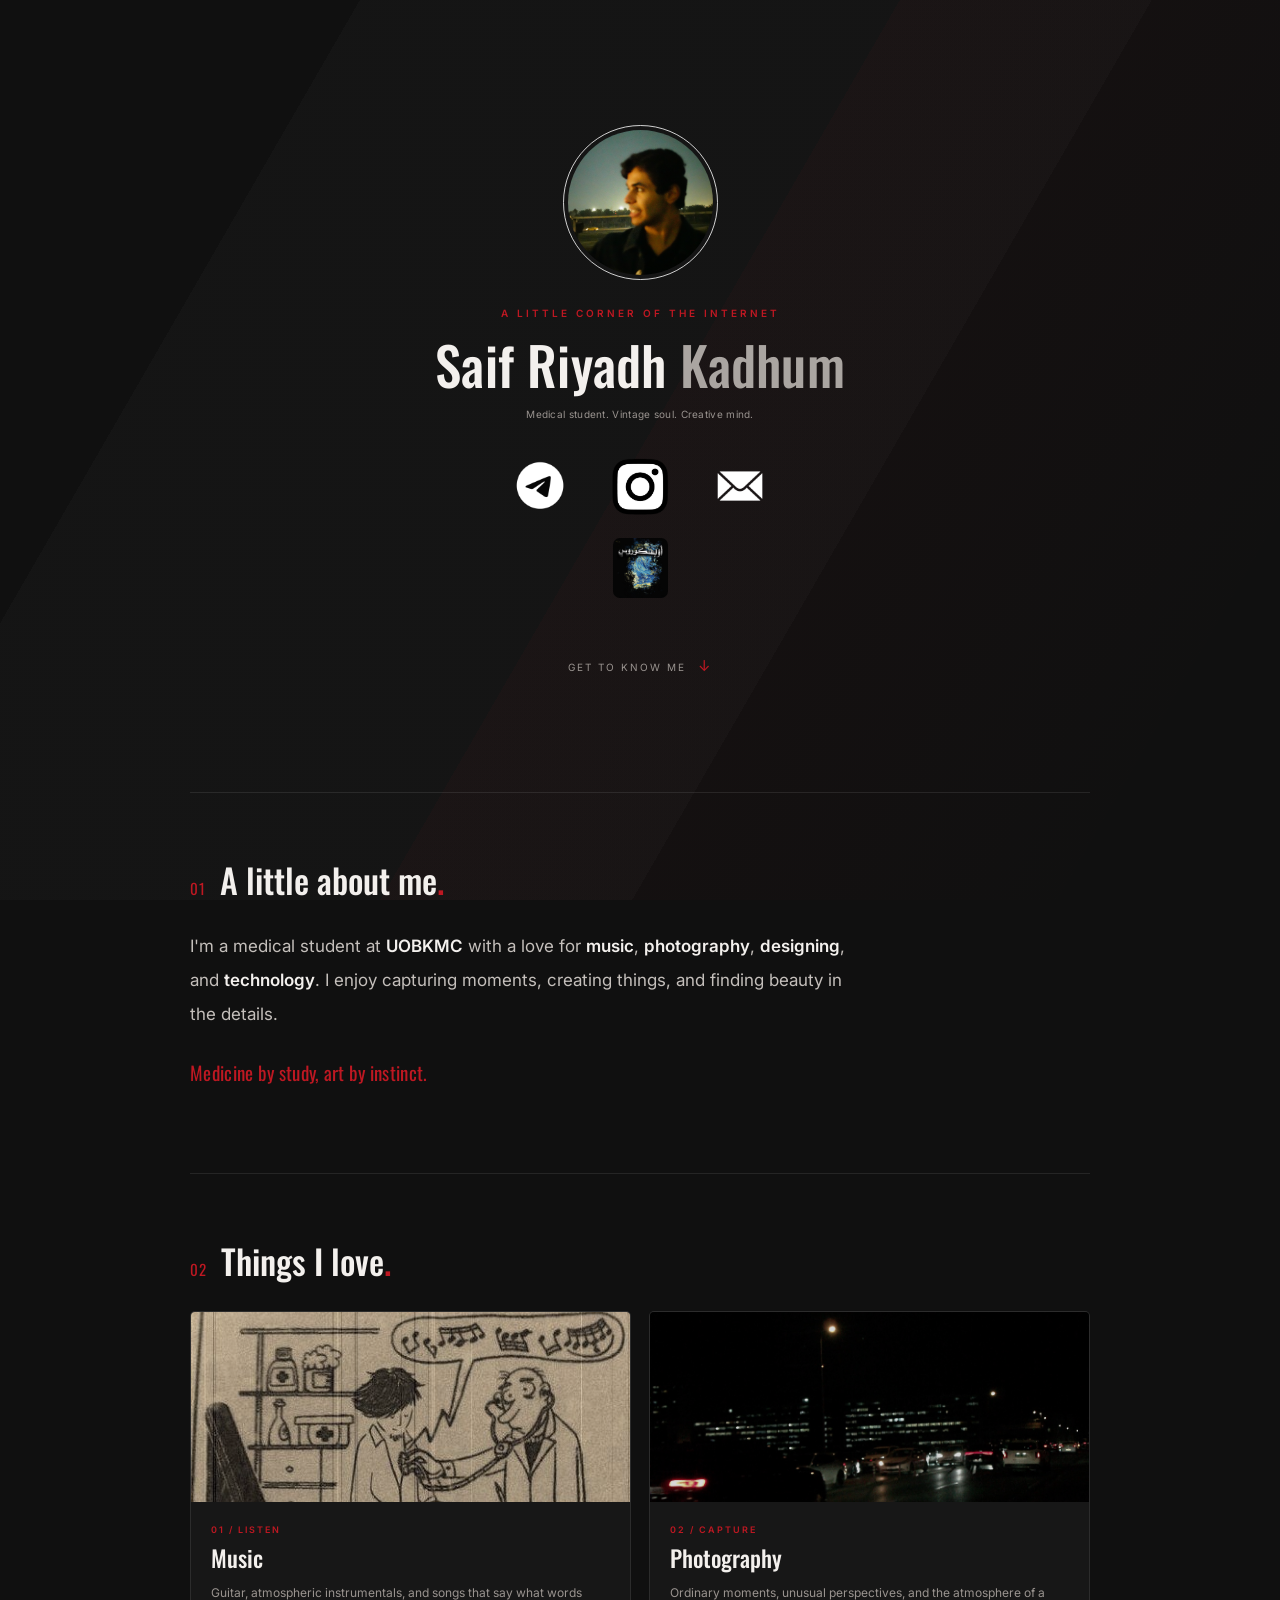
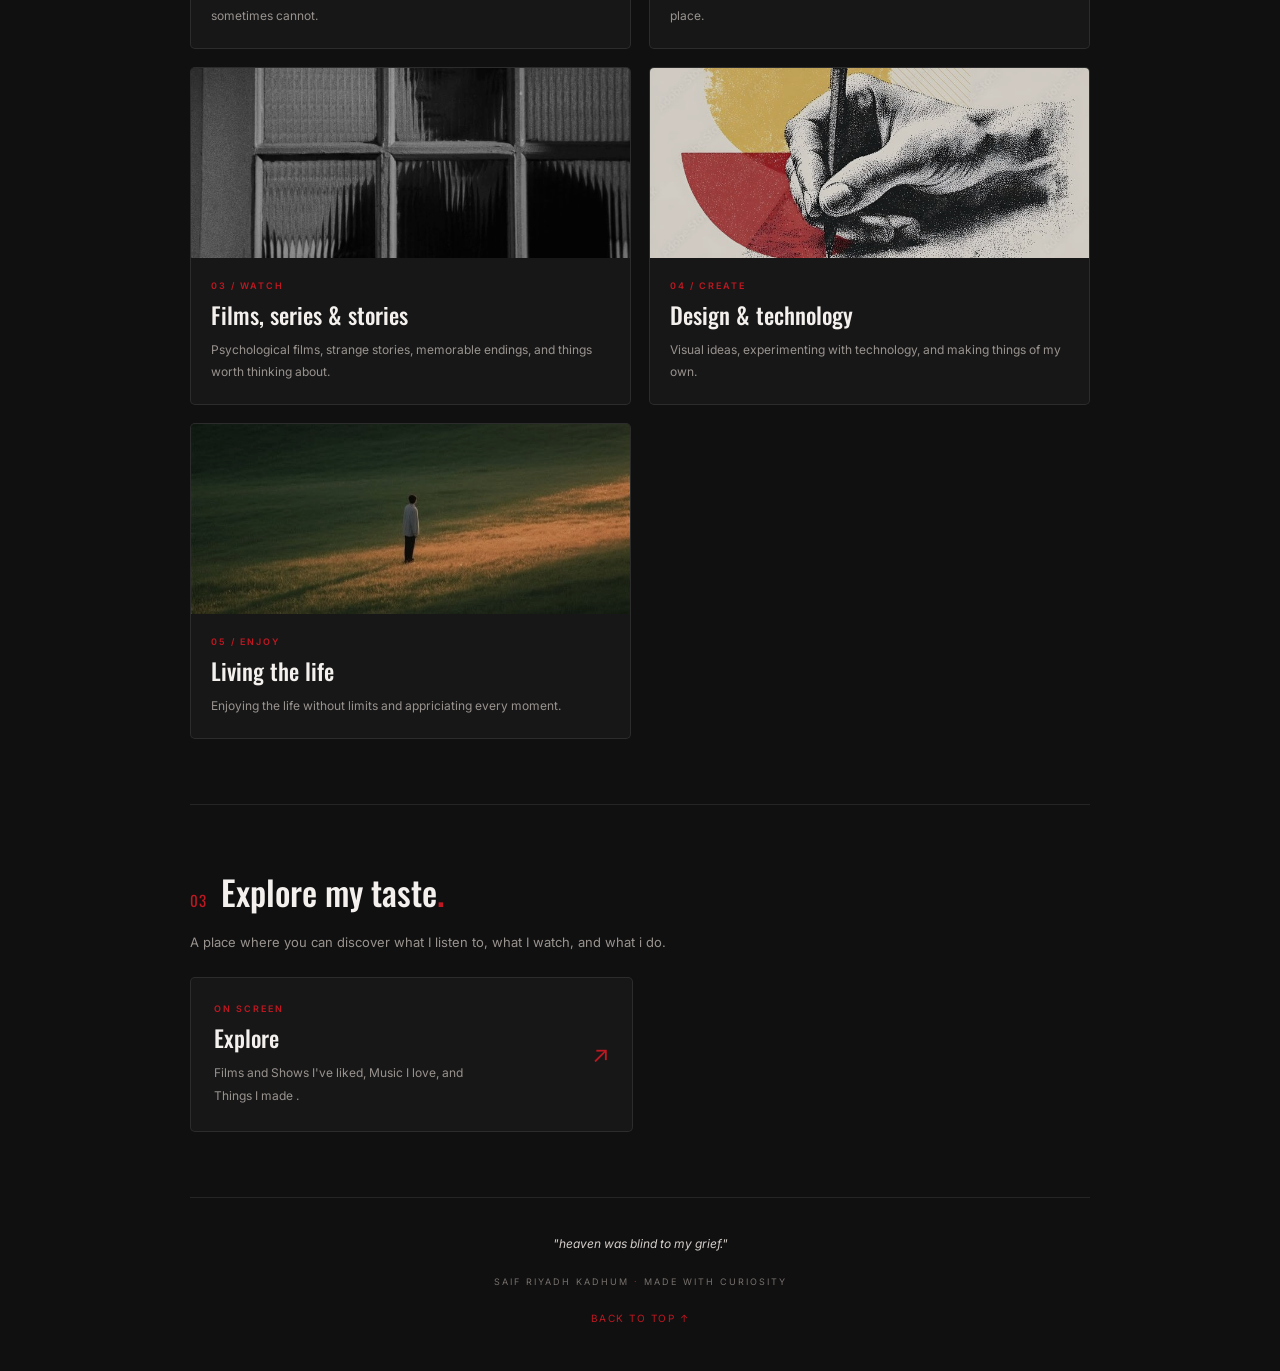
<file: index.html>
<!DOCTYPE html>
<html lang="en">
<head>
  <meta charset="UTF-8">
  <meta name="viewport" content="width=device-width, initial-scale=1">

  <meta name="theme-color" content="#101010">
  <meta name="description"
        content="Saif Riyadh Kadhum — medical student, music admirer, and creative mind.">

  <title>Saif Riyadh Kadhum</title>

  <link rel="preconnect" href="https://fonts.googleapis.com">
  <link rel="preconnect" href="https://fonts.gstatic.com" crossorigin>
  <link href="https://fonts.googleapis.com/css2?family=Oswald:wght@400;500;600&family=Inter:wght@400;500;600&display=swap"
        rel="stylesheet">

  <link rel="stylesheet" href="styles.css">
</head>

<body id="top">

  <!-- Animated background -->
  <div class="background" aria-hidden="true">
    <div class="bg bg1"></div>
    <div class="bg bg2"></div>
  </div>

  <main class="page">

    <!-- HERO -->
    <header class="hero">

      <img
        class="profile-picture"
        src="Pictures/WebSite.jpg"
        alt="Portrait of Saif Riyadh Kadhum"
      >

      <p class="eyebrow">A LITTLE CORNER OF THE INTERNET</p>

      <h1 class="name">
        Saif Riyadh <span>Kadhum</span>
      </h1>

      <p class="bio">
        Medical student. Vintage soul. Creative mind.
      </p>

      <!-- Four existing links -->
      <nav class="social-links" aria-label="Social links">

        <a href="https://t.me/SaifRiyadh"
           target="_blank" rel="noopener noreferrer"
           aria-label="Telegram">
          <img src="Pictures/telegram.png" alt="">
        </a>

        <a href="https://instagram.com/saifriyadhh"
           target="_blank" rel="noopener noreferrer"
           aria-label="Instagram">
          <img src="Pictures/instagram.png" alt="">
        </a>

        <a href="mailto:SaifRiyadhKadhum@gmail.com"
           aria-label="Email">
          <img src="Pictures/gmail.png" alt="">
        </a>

      
      </nav>

        <a href="https://drive.google.com/file/d/1emfu_Vetmr6dPG5qTlbWw1DO_XctSX2K/view?usp=drivesdk"
           target="_blank" rel="noopener noreferrer"
           aria-label="Obscurus">
          <img class="book-cover"
               src="Pictures/ObscurusCover.jpg"
               alt="">
        </a>



      <a class="scroll-link" href="#about">
        GET TO KNOW ME <span>↓</span>
      </a>

    </header>


    <!-- ABOUT ME -->
    <section class="section about" id="about">

      <div class="section-heading">
        <span class="section-number">01</span>
        <h2>A little about me<span>.</span></h2>
      </div>

      <p class="about-text">
        I'm a medical student at <span>UOBKMC</span> with a love
        for <span>music</span>, <span>photography</span>, <span>designing</span>, and <span>technology</span>.
        I enjoy capturing moments, creating things, and finding
        beauty in the details.
      </p>

      <p class="about-note">
        Medicine by study, art by instinct.
      </p>

    </section>


    <!-- THINGS I LOVE -->
    <section class="section" id="interests">

      <div class="section-heading">
        <span class="section-number">02</span>
        <h2>Things I love<span>.</span></h2>
      </div>

      <div class="interest-grid">

        <!-- MUSIC -->
        <article class="interest-card">
          <img
            src="Pictures/music.jpg"
            alt="Music and guitar"
            class="interest-image"
            loading="lazy"
          >

          <div class="card-content">
            <span class="card-number">01 / LISTEN</span>
            <h3>Music</h3>

            <p>
              Guitar, atmospheric instrumentals, and songs that
              say what words sometimes cannot.
            </p>
          </div>
        </article>


        <!-- PHOTOGRAPHY -->
        <article class="interest-card">
          <img
            src="Pictures/photography.jpg"
            alt="A photograph captured in a cinematic style"
            class="interest-image"
            loading="lazy"
          >

          <div class="card-content">
            <span class="card-number">02 / CAPTURE</span>
            <h3>Photography</h3>

            <p>
              Ordinary moments, unusual perspectives, and
              the atmosphere of a place.
            </p>
          </div>
        </article>


        <!-- FILMS -->
        <article class="interest-card">
          <img
            src="Pictures/movies.jpg"
            alt="Films and cinema"
            class="interest-image"
            loading="lazy"
          >

          <div class="card-content">
            <span class="card-number">03 / WATCH</span>
            <h3>Films, series & stories</h3>

            <p>
              Psychological films, strange stories, memorable
              endings, and things worth thinking about.
            </p>
          </div>
        </article>


        <!-- DESIGN AND TECHNOLOGY -->
        <article class="interest-card">
          <img
            src="Pictures/design.jpg"
            alt="Design and creative technology"
            class="interest-image"
            loading="lazy"
          >

          <div class="card-content">
            <span class="card-number">04 / CREATE</span>
            <h3>Design & technology</h3>

            <p>
              Visual ideas, experimenting with technology,
              and making things of my own.
            </p>
          </div>
        </article>

        <!-- Living my life -->
        <article class="interest-card">
          <img
            src="Pictures/living.jpg"
            alt="living the life"
            class="interest-image"
            loading="lazy"
          >

          <div class="card-content">
            <span class="card-number">05 / ENJOY</span>
            <h3>Living the life</h3>

            <p>
              Enjoying the life without limits and appriciating every moment.
            </p>
          </div>
        </article>

      </div>

    </section>


    <!-- WHAT I'M INTO -->
    <section class="section" id="currently">

      <div class="section-heading">
        <span class="section-number">03</span>
        <h2>Explore my taste<span>.</span></h2>
      </div>

      <p class="section-description">
        A place where you can discover what I listen to,
      what I watch, and what i do.
      </p>

      <div class="taste-links">

        <a class="taste-card"
           href="things.html"
           target="_blank" rel="noopener noreferrer">

          <div>
            <span class="card-number">ON SCREEN</span>
            <h3>Explore</h3>
            <p>Films and Shows I've liked, Music I love, and Things I made .</p>
          </div>

          <span class="arrow" aria-hidden="true">↗</span>
        </a>


    

      </div>

    </section>


    <!-- FOOTER -->
    <footer class="footer">

      <p class="footer-quote">
        "heaven was blind to my grief."
      </p>

      <p class="footer-small">
        SAIF RIYADH KADHUM
        <span> · </span>
        MADE WITH CURIOSITY
      </p>

      <a href="#top" class="back-to-top"
         onclick="window.scrollTo({top: 0, behavior: 'smooth'}); return false;">
        BACK TO TOP ↑
      </a>

    </footer>

  </main>

</body>
</html>
</file>
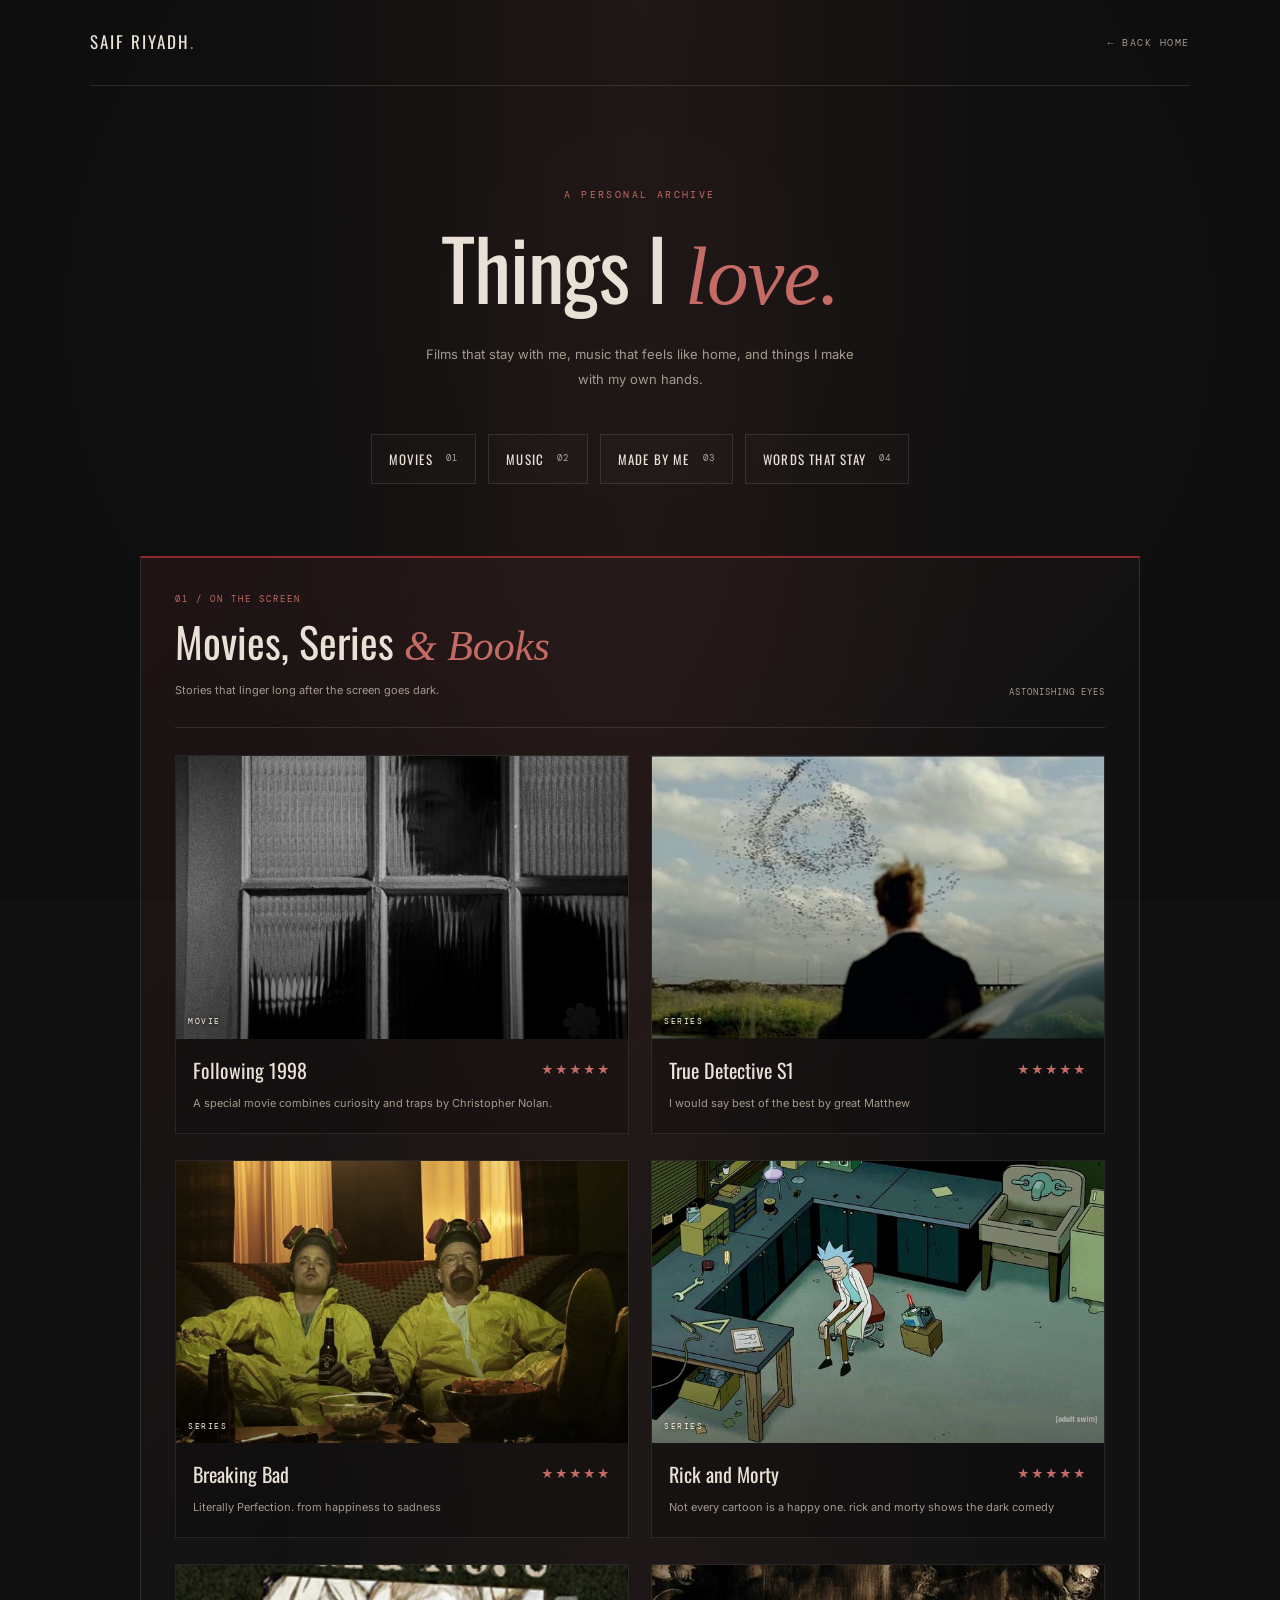
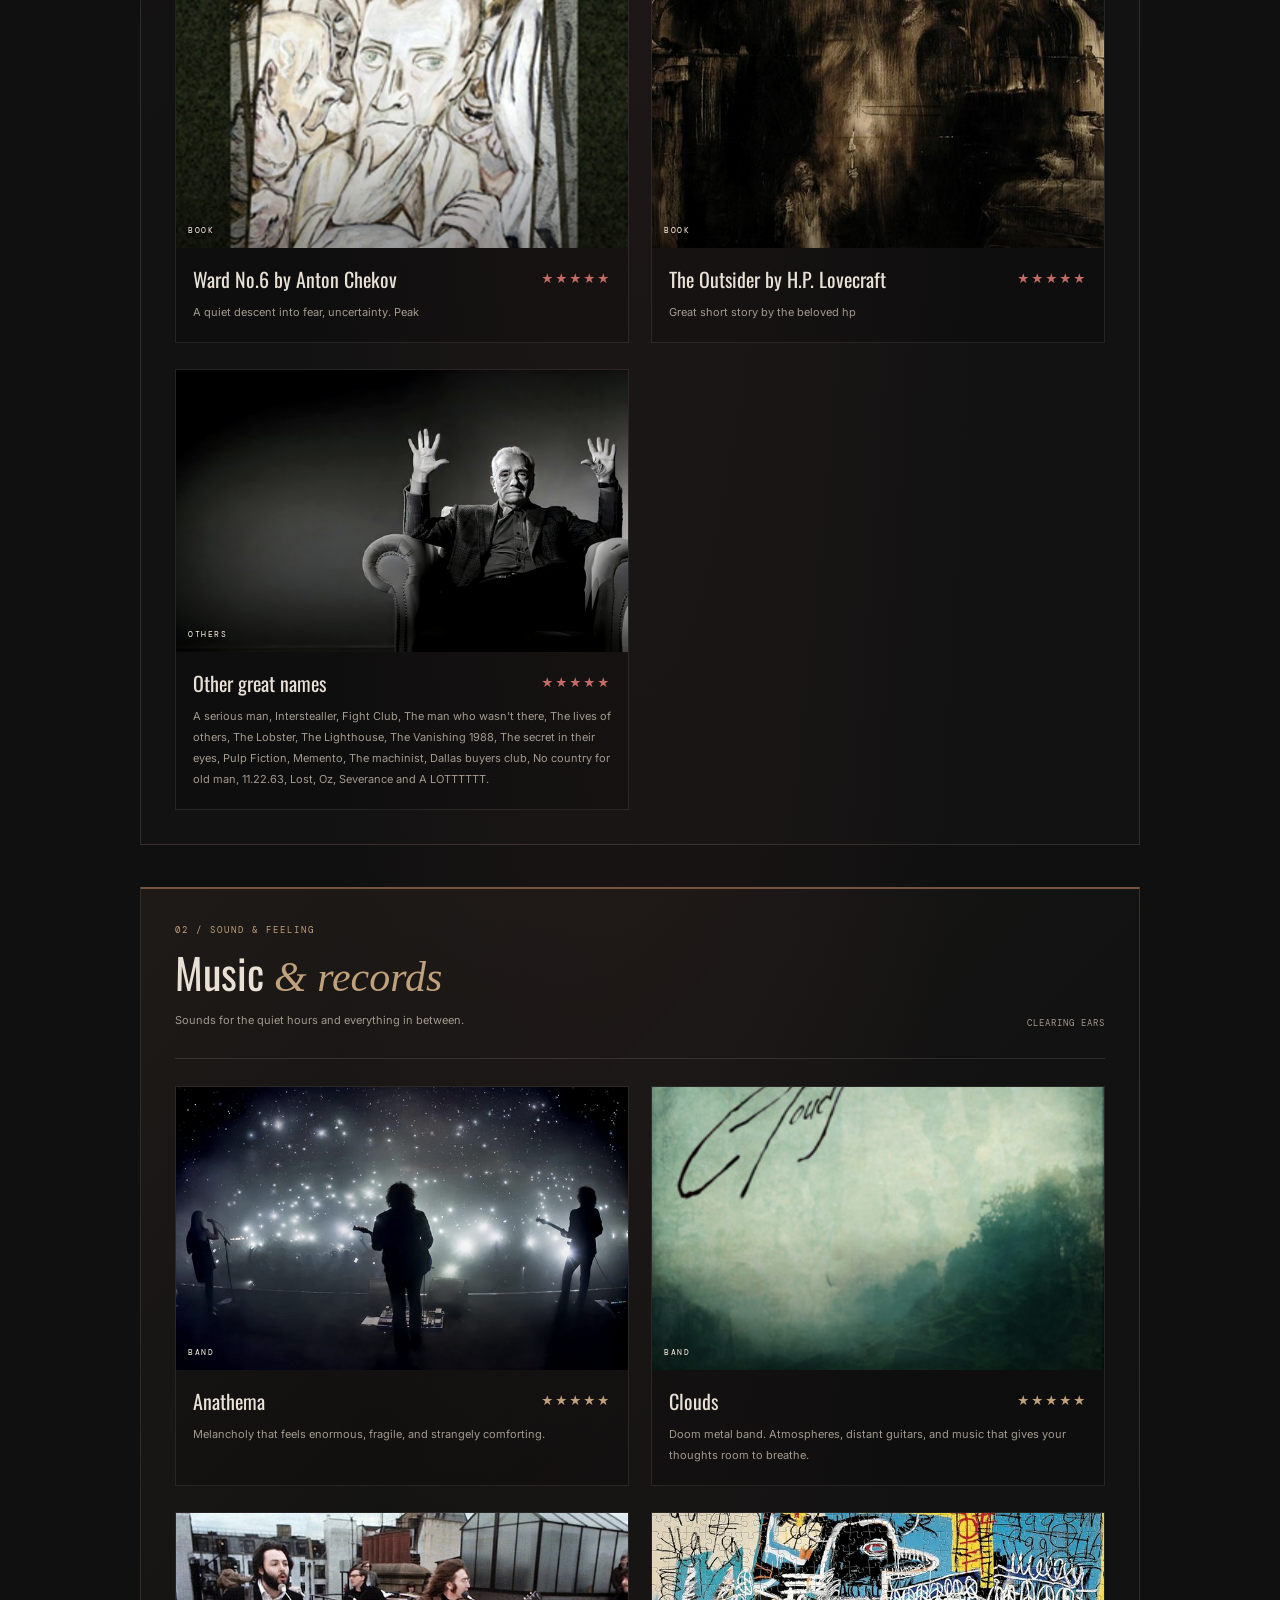
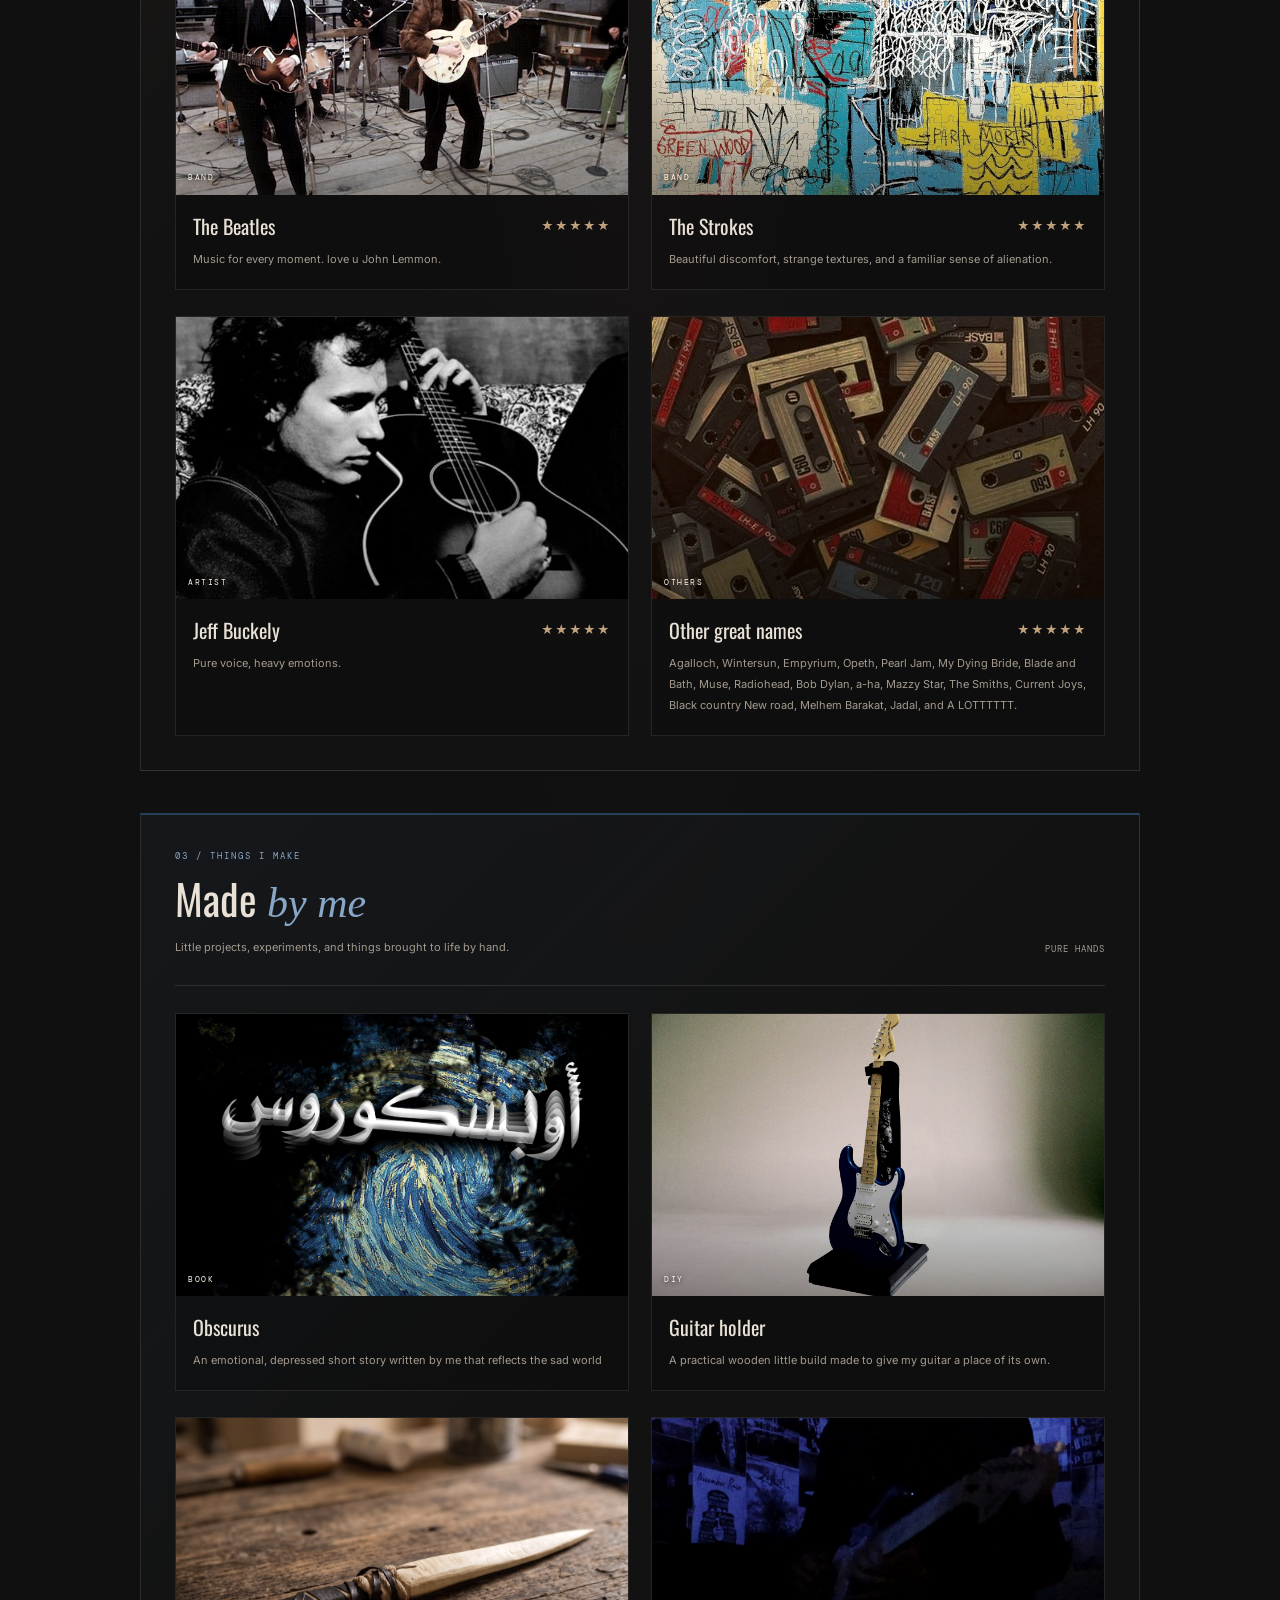
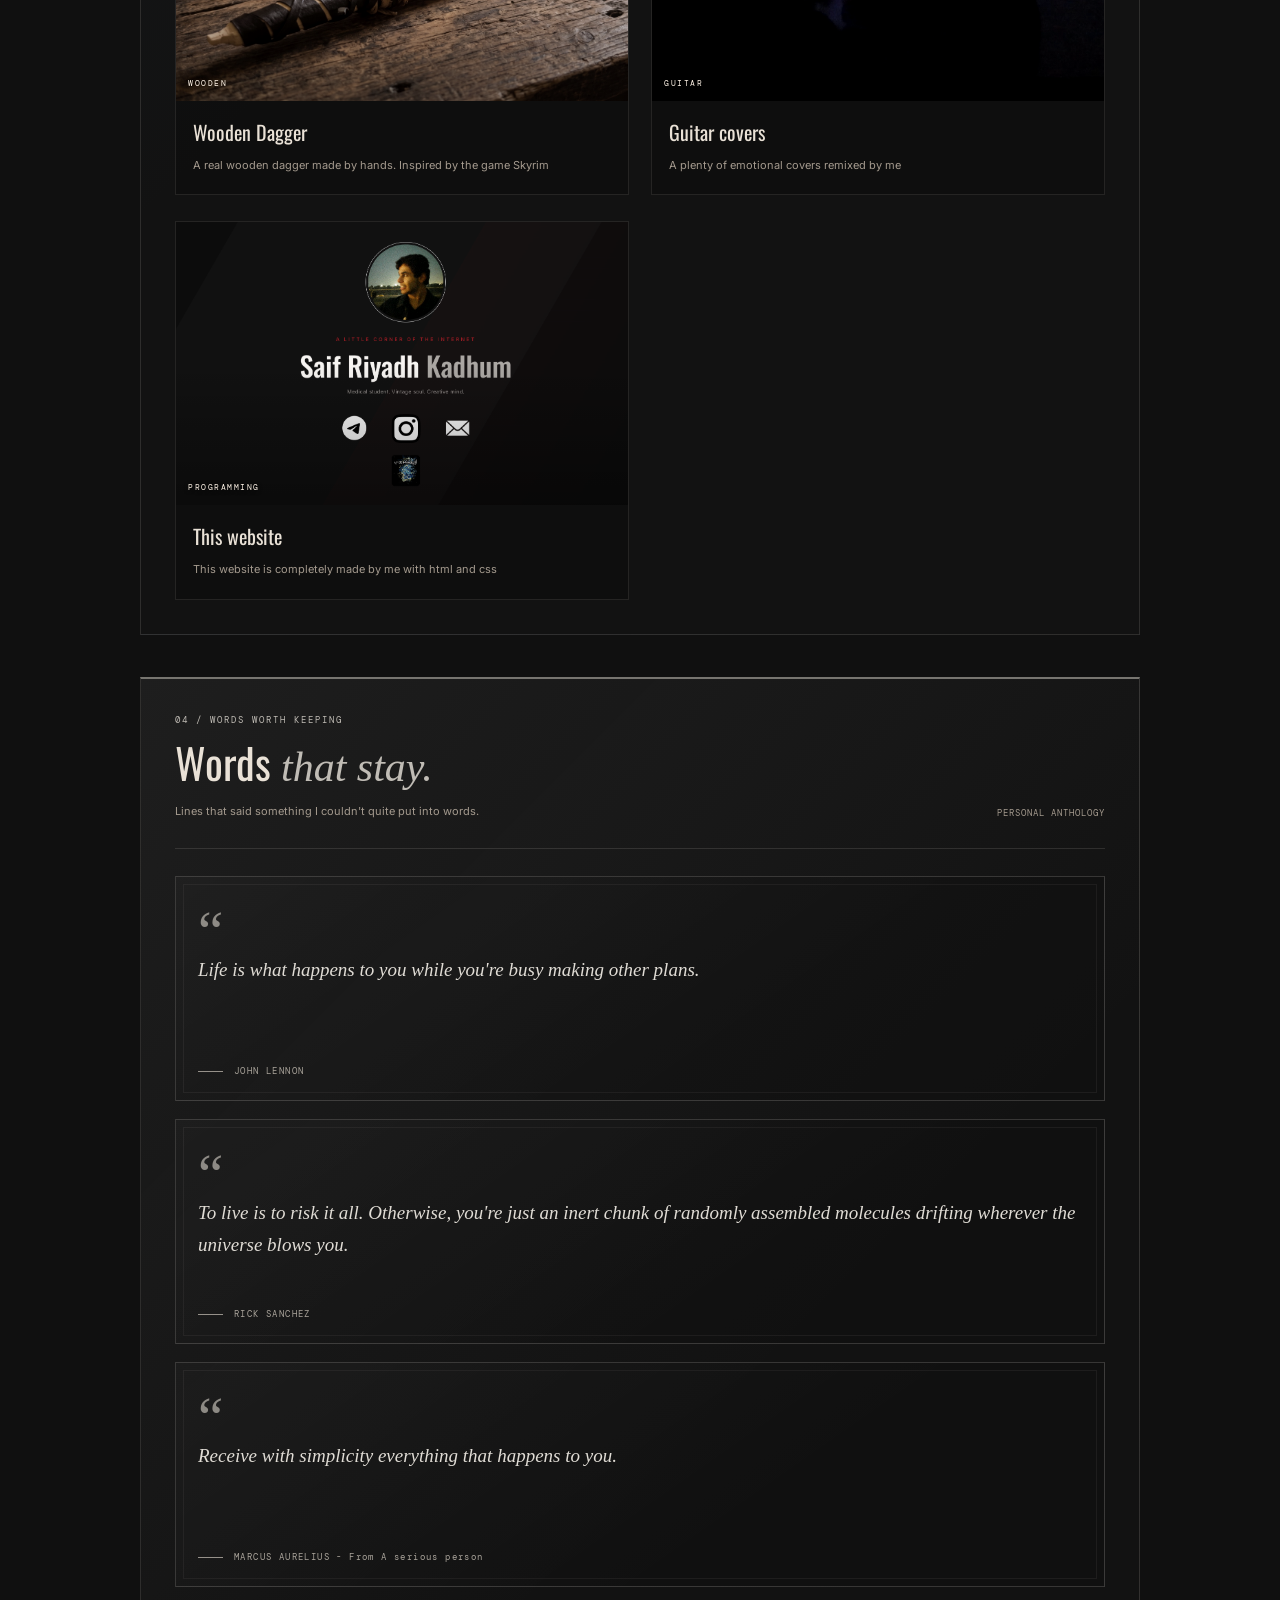
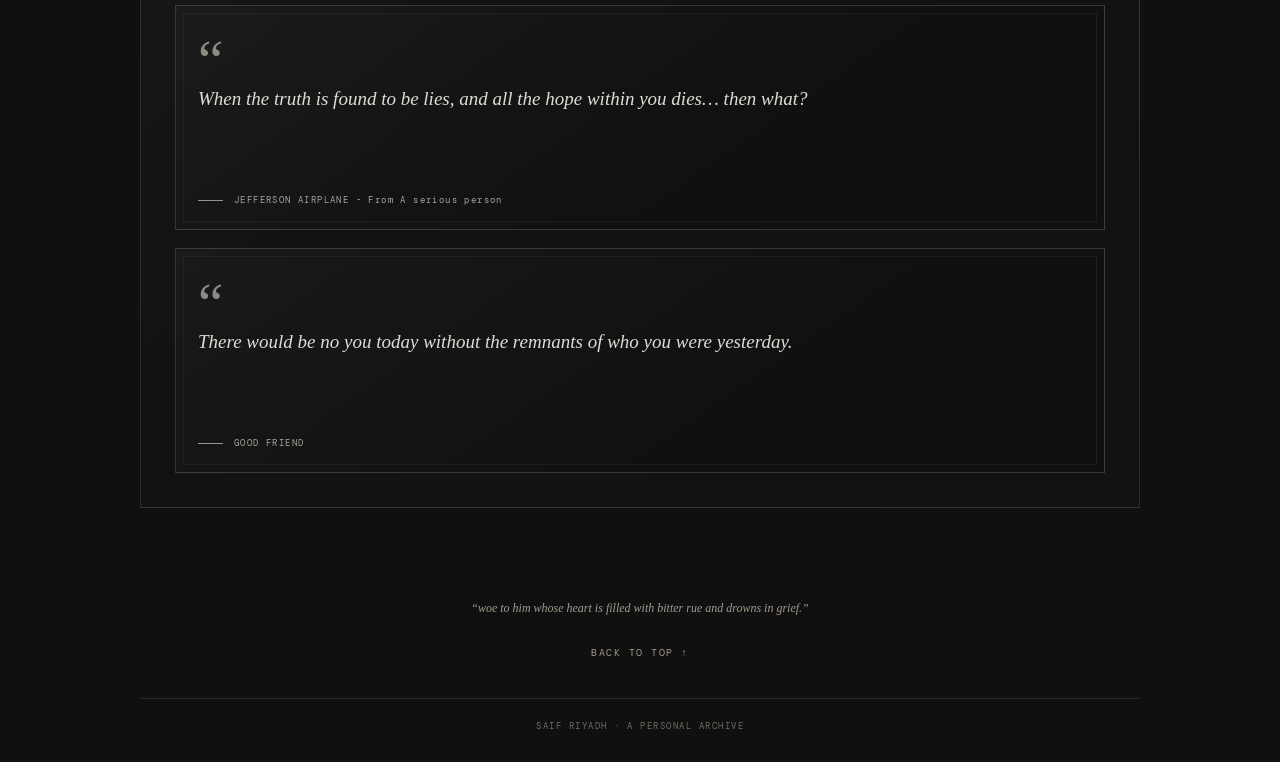
<file: things.html>
<!DOCTYPE html>
<html lang="en">
<head>
    <meta charset="UTF-8">
    <meta name="viewport" content="width=device-width, initial-scale=1.0">
    <meta name="theme-color" content="#101010">
    <meta name="description" content="Films, music, and things made by Saif Riyadh.">
    <title>Things I Love — Saif Riyadh</title>

    <link rel="preconnect" href="https://fonts.googleapis.com">
    <link rel="preconnect" href="https://fonts.gstatic.com" crossorigin>
    <link href="https://fonts.googleapis.com/css2?family=DM+Mono:wght@400;500&family=IM+Fell+English:ital@0;1&family=Inter:wght@400;500;600&family=Oswald:wght@400;500;600&display=swap" rel="stylesheet">

    <link rel="stylesheet" href="things.css">
</head>

<body id="top">
    <div class="page-texture"></div>

    <header class="topbar">
        <a class="signature" href="index.html">SAIF RIYADH<span>.</span></a>
        <a class="back-link" href="index.html">← BACK HOME</a>
    </header>

    <main>
        <section class="intro">
            <p class="eyebrow">A PERSONAL ARCHIVE</p>
            <h1>Things I <em>love.</em></h1>
            <p class="intro-text">
                Films that stay with me, music that feels like home,
                and things I make with my own hands.
            </p>

            <nav class="section-nav" aria-label="Explore collections">
                <a class="nav-movies" href="#movies">MOVIES <span>01</span></a>
                <a class="nav-music" href="#music">MUSIC <span>02</span></a>
                <a class="nav-made" href="#made">MADE BY ME <span>03</span></a>
                <a class="nav-quotes" href="#quotes">WORDS THAT STAY <span>04</span></a>
            </nav>
        </section>

        <!-- 01 / MOVIES AND SERIES -->
        <section class="collection movies" id="movies">
            <div class="section-heading">
                <div>
                    <p class="section-kicker">01 / ON THE SCREEN</p>
                    <h2>Movies, Series <em>&amp; Books</em></h2>
                    <p class="section-description">
                        Stories that linger long after the screen goes dark.
                    </p>
                </div>
                <span class="section-index">ASTONISHING EYES</span>
            </div>

            <div class="card-grid">

                <article class="item-card">
                    <div class="image-wrap">
                        <img src="Pictures/collection/Following.jpg"
                             alt="following film poster" loading="lazy">
                        <span class="image-label">MOVIE</span>
                    </div>
                    <div class="item-info">
                        <div class="item-title-row">
                            <h3>Following 1998</h3>
                            <span class="rating">★★★★★</span>
                        </div>
                        <p>A special movie combines curiosity and traps by Christopher Nolan.</p>
                    </div>
                </article>

                <article class="item-card">
                    <div class="image-wrap">
                        <img src="Pictures/collection/TrueDetectiveS1.jpg"
                             alt="true detective poster" loading="lazy">
                        <span class="image-label">SERIES</span>
                    </div>
                    <div class="item-info">
                        <div class="item-title-row">
                            <h3>True Detective S1</h3>
                            <span class="rating">★★★★★</span>
                        </div>
                        <p>I would say best of the best by great Matthew</p>
                    </div>
                </article>

                <article class="item-card">
                    <div class="image-wrap">
                        <img src="Pictures/collection/breakingbad.jpg"
                             alt="breaking bad poster" loading="lazy">
                        <span class="image-label">SERIES</span>
                    </div>
                    <div class="item-info">
                        <div class="item-title-row">
                            <h3>Breaking Bad</h3>
                            <span class="rating">★★★★★</span>
                        </div>
                        <p>Literally Perfection. from happiness to sadness</p>
                    </div>
                </article>

                <article class="item-card">
                    <div class="image-wrap">
                        <img src="Pictures/collection/rick.jpg"
                             alt="rick and morty" loading="lazy">
                        <span class="image-label">SERIES</span>
                    </div>
                    <div class="item-info">
                        <div class="item-title-row">
                            <h3>Rick and Morty</h3>
                            <span class="rating">★★★★★</span>
                        </div>
                        <p>Not every cartoon is a happy one. rick and morty shows the dark comedy</p>
                    </div>
                </article>

                <article class="item-card">
                    <div class="image-wrap">
                        <img src="Pictures/collection/ward6.jpg"
                             alt="ward no6" loading="lazy">
                        <span class="image-label">BOOK</span>
                    </div>
                    <div class="item-info">
                        <div class="item-title-row">
                            <h3>Ward No.6 by Anton Chekov</h3>
                            <span class="rating">★★★★★</span>
                        </div>
                        <p>A quiet descent into fear, uncertainty. Peak</p>
                    </div>
                </article>

                <article class="item-card">
                    <div class="image-wrap">
                        <img src="Pictures/collection/outsider.jpg"
                             alt="the outsider poster" loading="lazy">
                        <span class="image-label">BOOK</span>
                    </div>
                    <div class="item-info">
                        <div class="item-title-row">
                            <h3>The Outsider by H.P. Lovecraft</h3>
                            <span class="rating">★★★★★</span>
                        </div>
                        <p>Great short story by the beloved hp</p>
                    </div>
                </article>

                <article class="item-card">
                    <div class="image-wrap">
                        <img src="Pictures/collection/othermovies.jpg"
                             alt="others poster" loading="lazy">
                        <span class="image-label">OTHERS</span>
                    </div>
                    <div class="item-info">
                        <div class="item-title-row">
                            <h3>Other great names</h3>
                            <span class="rating">★★★★★</span>
                        </div>
                        <p>A serious man, Interstealler, Fight Club, The man who wasn't there, The lives of others, The Lobster, The Lighthouse, The Vanishing 1988, The secret in their eyes, Pulp Fiction, Memento, The machinist, Dallas buyers club, No country for old man, 11.22.63, Lost, Oz, Severance and A LOTTTTTT. </p>
                    </div>
                </article>

            </div>
        </section>

        <!-- 02 / MUSIC -->
        <section class="collection music" id="music">
            <div class="section-heading">
                <div>
                    <p class="section-kicker">02 / SOUND & FEELING</p>
                    <h2>Music <em>&amp; records</em></h2>
                    <p class="section-description">
                        Sounds for the quiet hours and everything in between.
                    </p>
                </div>
                <span class="section-index">CLEARING EARS</span>
            </div>

            <div class="card-grid">

                <article class="item-card">
                    <div class="image-wrap">
                        <img src="Pictures/collection/Anathema.jpg"
                             alt="Anathema album artwork" loading="lazy">
                        <span class="image-label">BAND</span>
                    </div>
                    <div class="item-info">
                        <div class="item-title-row">
                            <h3>Anathema</h3>
                            <span class="rating">★★★★★</span>
                        </div>
                        <p>Melancholy that feels enormous, fragile, and strangely comforting.</p>
                    </div>
                </article>

                <article class="item-card">
                    <div class="image-wrap">
                        <img src="Pictures/collection/clouds.jpg"
                             alt="Clouds album artwork" loading="lazy">
                        <span class="image-label">BAND</span>
                    </div>
                    <div class="item-info">
                        <div class="item-title-row">
                            <h3>Clouds</h3>
                            <span class="rating">★★★★★</span>
                        </div>
                        <p>Doom metal band. Atmospheres, distant guitars, and music that gives your thoughts room to breathe.</p>
                    </div>
                </article>
                                <article class="item-card">
                    <div class="image-wrap">
                        <img src="Pictures/collection/thebeatles.jpg"
                             alt="The Beatles album artwork" loading="lazy">
                        <span class="image-label">BAND</span>
                    </div>
                    <div class="item-info">
                        <div class="item-title-row">
                            <h3>The Beatles</h3>
                            <span class="rating">★★★★★</span>
                        </div>
                        <p>Music for every moment. love u John Lemmon.</p>
                    </div>
                </article>

                <article class="item-card">
                    <div class="image-wrap">
                        <img src="Pictures/collection/thestrokes.jpg"
                             alt="TheStrokes album artwork" loading="lazy">
                        <span class="image-label">BAND</span>
                    </div>
                    <div class="item-info">
                        <div class="item-title-row">
                            <h3>The Strokes</h3>
                            <span class="rating">★★★★★</span>
                        </div>
                        <p>Beautiful discomfort, strange textures, and a familiar sense of alienation.</p>
                    </div>
                </article>

                <article class="item-card">
                    <div class="image-wrap">
                        <img src="Pictures/collection/jeff.jpg"
                             alt="Jeff Buckely" loading="lazy">
                        <span class="image-label">ARTIST</span>
                    </div>
                    <div class="item-info">
                        <div class="item-title-row">
                            <h3>Jeff Buckely</h3>
                            <span class="rating">★★★★★</span>
                        </div>
                        <p>Pure voice, heavy emotions.</p>
                    </div>
                </article>

                <article class="item-card">
                    <div class="image-wrap">
                        <img src="Pictures/collection/othermusic.jpg"
                             alt="other music poster" loading="lazy">
                        <span class="image-label">OTHERS</span>
                    </div>
                    <div class="item-info">
                        <div class="item-title-row">
                            <h3>Other great names</h3>
                            <span class="rating">★★★★★</span>
                        </div>
                        <p>Agalloch, Wintersun, Empyrium, Opeth, Pearl Jam, My Dying Bride, Blade and Bath, Muse, Radiohead, Bob Dylan, a-ha, Mazzy Star, The Smiths, Current Joys, Black country New road, Melhem Barakat, Jadal, and A LOTTTTTT. </p>
                    </div>
                </article>


                

            </div>
        </section>

        <!-- 03 / PERSONAL CREATIONS -->
        <section class="collection made" id="made">
            <div class="section-heading">
                <div>
                    <p class="section-kicker">03 / THINGS I MAKE</p>
                    <h2>Made <em>by me</em></h2>
                    <p class="section-description">
                        Little projects, experiments, and things brought to life by hand.
                    </p>
                </div>
                <span class="section-index">PURE HANDS</span>
            </div>

            <div class="card-grid">

                <article class="item-card">
                    <div class="image-wrap">
                        <img src="Pictures/collection/Obscurus.jpg"
                             alt="A short story" loading="lazy">
                        <span class="image-label">BOOK</span>
                    </div>
                    <div class="item-info">
                        <h3>Obscurus</h3>
                        <p>An emotional, depressed short story written by me that reflects the sad world</p>
                    </div>
                </article>

                <article class="item-card">
                    <div class="image-wrap">
                        <img src="Pictures/collection/guitarholder.jpg"
                             alt="A handmade guitar holder" loading="lazy">
                        <span class="image-label">DIY</span>
                    </div>
                    <div class="item-info">
                        <h3>Guitar holder</h3>
                        <p>A practical wooden little build made to give my guitar a place of its own.</p>
                    </div>
                </article>

                

                <article class="item-card">
                    <div class="image-wrap">
                        <img src="Pictures/collection/dagger.jpg"
                             alt="A wooden dagger made by me" loading="lazy">
                        <span class="image-label">WOODEN</span>
                    </div>
                    <div class="item-info">
                        <h3>Wooden Dagger</h3>
                        <p>A real wooden dagger made by hands. Inspired by the game Skyrim</p>
                    </div>
                </article>

<!-- 03 / etc -->
                <article class="item-card">
                    <div class="image-wrap">
                        <img src="Pictures/collection/guitarpic.jpg"
                             alt="A guitar covers made by me" loading="lazy">
                        <span class="image-label">GUITAR</span>
                    </div>
                    <div class="item-info">
                        <h3>Guitar covers</h3>
                        <p>A plenty of emotional covers remixed by me</p>
                    </div>
                </article> 

                <!-- 05 / etc -->
                <article class="item-card">
                    <div class="image-wrap">
                        <img src="Pictures/collection/website.png"
                             alt="A guitar covers made by me" loading="lazy">
                        <span class="image-label">PROGRAMMING</span>
                    </div>
                    <div class="item-info">
                        <h3>This website</h3>
                        <p>This website is completely made by me with html and css</p>
                    </div>
                </article> 
               
            </div>
        </section>

        
<!-- 04 / WORDS THAT STAY -->
<section class="collection quotes" id="quotes">

    <div class="section-heading">
        <div>
            <p class="section-kicker">04 / WORDS WORTH KEEPING</p>
            <h2>Words <em>that stay.</em></h2>
            <p class="section-description">
                Lines that said something I couldn't quite put into words.
            </p>
        </div>
        <span class="section-index">PERSONAL ANTHOLOGY</span>
    </div>

    <div class="quote-grid">

        <article class="quote-card">
            <span class="quote-mark">“</span>
            <blockquote>
                Life is what happens to you while you're busy making other plans.
            </blockquote>
            <div class="quote-bottom">
                <span class="quote-line"></span>
                <p class="quote-author">JOHN LENNON</p>
            </div>
        </article>

        <article class="quote-card">
            <span class="quote-mark">“</span>
            <blockquote>
                To live is to risk it all. Otherwise, you're just an inert chunk
                of randomly assembled molecules drifting wherever the universe
                blows you.
            </blockquote>
            <div class="quote-bottom">
                <span class="quote-line"></span>
                <p class="quote-author">RICK SANCHEZ</p>
            </div>
        </article>

        <article class="quote-card">
            <span class="quote-mark">“</span>
            <blockquote>
                Receive with simplicity everything that happens to you.
            </blockquote>
            <div class="quote-bottom">
                <span class="quote-line"></span>
                <p class="quote-author">MARCUS AURELIUS - From A serious person</p>
            </div>
        </article>

        <article class="quote-card">
            <span class="quote-mark">“</span>
            <blockquote>
                When the truth is found to be lies, and all the hope within you dies… then what?
            </blockquote>
            <div class="quote-bottom">
                <span class="quote-line"></span>
                <p class="quote-author">JEFFERSON AIRPLANE -  From A serious person</p>
            </div>
        </article>

        <article class="quote-card">
            <span class="quote-mark">“</span>
            <blockquote>
                There would be no you today without the remnants of who you were yesterday.
            </blockquote>
            <div class="quote-bottom">
                <span class="quote-line"></span>
                <p class="quote-author">GOOD FRIEND</p>
            </div>
        </article>

      

    </div>

</section>

        <footer class="page-footer">
            <p class="footer-quote">“woe to him whose heart is filled with bitter rue and drowns in grief.”</p>
            <a href="#top" class="back-top">BACK TO TOP ↑</a>
            <p class="copyright">SAIF RIYADH · A PERSONAL ARCHIVE</p>
        </footer>
    </main>
</body>
</html>
</file>
<file: styles.css>
/* ========================================
   SAIF RIYADH KADHUM — PERSONAL WEBSITE
   ======================================== */

:root {
  --background: #101010;
  --surface: #171717;
  --surface-hover: #1d1d1d;
  --text: #f3f0ed;
  --muted: #99938f;
  --red: #be1822;
  --border: rgba(255, 255, 255, 0.09);

  --display-font: "Oswald", sans-serif;
  --body-font: "Inter", Arial, sans-serif;
}

* {
  box-sizing: border-box;
}

html {
  scroll-behavior: smooth;
  scroll-padding-top: 28px;
}

body {
  margin: 0;
  padding: 0;
  background: var(--background);
  color: var(--text);
  font-family: var(--body-font);
  font-size: 15px;
  line-height: 1.75;
  overflow-x: hidden;
}

a {
  color: inherit;
  text-decoration: none;
}

img {
  display: block;
  max-width: 100%;
}

::selection {
  background: var(--red);
  color: white;
}


/* ========================================
   BACKGROUND
   ======================================== */

.background {
  position: fixed;
  inset: 0;
  z-index: -1;
  overflow: hidden;
  background: var(--background);
  pointer-events: none;
}

.bg {
  position: absolute;
  inset: -50%;
  background: linear-gradient(
    120deg,
    transparent 35%,
    rgba(255, 255, 255, 0.018) 35%,
    rgba(255, 255, 255, 0.018) 57%,
    transparent 57%
  );
  animation: background-drift 24s ease-in-out infinite alternate;
}

.bg2 {
  background: linear-gradient(
    120deg,
    transparent 50%,
    rgba(190, 24, 34, 0.035) 50%,
    transparent 70%
  );

  animation-duration: 32s;
  animation-direction: alternate-reverse;
}

@keyframes background-drift {
  from {
    transform: translateX(-4%) rotate(-4deg);
  }

  to {
    transform: translateX(4%) rotate(-4deg);
  }
}


/* ========================================
   MAIN LAYOUT
   ======================================== */

.page {
  width: min(100% - 40px, 900px);
  margin: 0 auto;
}


/* ========================================
   HERO
   ======================================== */

.hero {
  min-height: 88vh;
  min-height: 88svh;
  display: flex;
  flex-direction: column;
  align-items: center;
  justify-content: center;
  text-align: center;
  padding: 64px 0 52px;
}

.profile-picture {
  width: 155px;
  height: 155px;
  border-radius: 50%;
  object-fit: cover;
  object-position: center;
  border: 1px solid rgba(255, 255, 255, 0.8);
  padding: 4px;
  margin-bottom: 25px;
}

.eyebrow {
  color: var(--red);
  font-size: 10px;
  font-weight: 600;
  letter-spacing: 3px;
  margin: 0 0 10px;
}

.name {
  font-family: var(--display-font);
  font-size: clamp(34px, 6vw, 53px);
  line-height: 1.2;
  font-weight: 500;
  letter-spacing: 0.2px;
  margin: 0;
}

.name span {
  color: #aaa5a1;
}

.bio {
  color: var(--muted);
  font-size: 10px;
  letter-spacing: 0.3px;
  margin: 10px 0 30px;
}


/* ========================================
   SOCIAL LINKS
   ======================================== */

.social-links {
  display: flex;
  justify-content: center;
  align-items: center;
  gap: clamp(20px, 5vw, 36px);
  flex-wrap: wrap;
}

.social-links a {
  width: 64px;
  height: 64px;
  display: grid;
  place-items: center;
  border-radius: 16px;
  transition:
    transform 0.25s ease,
    background 0.25s ease;
}

.social-links a:hover {
  transform: translateY(-5px);
  background: rgba(255, 255, 255, 0.045);
}

.social-links img {
  width: 100%;
  height: 100%;
  object-fit: contain;
}

.book-cover {
  border-radius: 7px;
  margin-top: 20px;
  width: 55px;
  height: 60px;
  object-fit: cover;
  object-position: top;
}

.scroll-link {
  margin-top: 55px;
  color: var(--muted);
  font-size: 10px;
  letter-spacing: 2px;
  transition: color 0.2s ease;
}

.scroll-link span {
  color: var(--red);
  margin-left: 7px;
  font-size: 15px;
}

.scroll-link:hover {
  color: var(--text);
}


/* ========================================
   SECTIONS
   ======================================== */

.section {
  padding: 65px 0;
  border-top: 1px solid var(--border);
}

.section-heading {
  display: flex;
  align-items: baseline;
  gap: 14px;
  margin-bottom: 27px;
}

.section-number {
  color: var(--red);
  font-family: var(--display-font);
  font-size: 15px;
  letter-spacing: 1px;
  flex-shrink: 0;
}

.section-heading h2 {
  font-family: var(--display-font);
  font-size: clamp(26px, 4vw, 34px);
  line-height: 1.3;
  font-weight: 500;
  margin: 0;
}

.section-heading h2 span {
  color: var(--red);
}


/* ========================================
   ABOUT ME
   ======================================== */

.about-text {
  max-width: 670px;
  color: #c4bfbb;
  font-size: clamp(15px, 2vw, 17px);
  line-height: 2;
  margin: 0;
}

.about-text span {
  color: var(--text);
  font-weight: 600;
}

.about-note {
  color: var(--red);
  font-family: var(--display-font);
  font-size: 19px;
  letter-spacing: 0.3px;
  margin-top: 25px;
}


/* ========================================
   INTEREST CARDS
   ======================================== */

.interest-grid {
  display: grid;
  grid-template-columns: repeat(2, minmax(0, 1fr));
  gap: 18px;
}

.interest-card {
  min-width: 0;
  overflow: hidden;
  background: var(--surface);
  border: 1px solid var(--border);
  border-radius: 5px;
  transition:
    border-color 0.25s ease,
    transform 0.25s ease,
    background 0.25s ease;
}

.interest-card:hover {
  border-color: rgba(190, 24, 34, 0.55);
  background: var(--surface-hover);
  transform: translateY(-3px);
}

.interest-image {
  width: 100%;
  height: 190px;
  object-fit: cover;
  background: #202020;
  filter: saturate(0.75) brightness(0.85);
  transition:
    filter 0.3s ease,
    transform 0.4s ease;
}

.interest-card:hover .interest-image {
  filter: saturate(0.95) brightness(1);
}

.card-content {
  padding: 20px;
}

.card-number {
  display: block;
  color: var(--red);
  font-size: 9px;
  font-weight: 600;
  letter-spacing: 2px;
  margin-bottom: 7px;
}

.card-content h3,
.taste-card h3 {
  font-family: var(--display-font);
  font-weight: 500;
  font-size: 23px;
  line-height: 1.3;
  margin: 0 0 8px;
}

.card-content p,
.taste-card p {
  color: var(--muted);
  font-size: 12px;
  line-height: 1.9;
  margin: 0;
}


/* ========================================
   MUSIC & FILM LINKS
   ======================================== */

.section-description {
  color: var(--muted);
  font-size: 13px;
  margin: -10px 0 24px;
}

.taste-links {
  display: grid;
  grid-template-columns: repeat(2, minmax(0, 1fr));
  gap: 14px;
}

.taste-card {
  position: relative;
  display: flex;
  align-items: center;
  justify-content: space-between;
  gap: 12px;
  min-width: 0;
  padding: 23px;
  background: var(--surface);
  border: 1px solid var(--border);
  border-radius: 5px;
  transition:
    border-color 0.25s ease,
    background 0.25s ease;
}

.taste-card:hover {
  border-color: var(--red);
  background: var(--surface-hover);
}

.taste-card h3 {
  margin-bottom: 8px;
}

.taste-card p {
  max-width: 250px;
}

.arrow {
  color: var(--red);
  font-size: 23px;
  flex-shrink: 0;
  transition: transform 0.2s ease;
}

.taste-card:hover .arrow {
  transform: translate(3px, -3px);
}


/* ========================================
   FOOTER
   ======================================== */

.footer {
  padding: 35px 0 40px;
  border-top: 1px solid var(--border);
  text-align: center;
}

.footer-quote {
  color: #d4ceca;
  font-family: var(--serif);
  font-size: 12px;
  font-style: italic;
  margin: 0 0 20px;
}

.footer-small {
  color: #77716d;
  font-size: 9px;
  letter-spacing: 2px;
  margin: 0 0 15px;
}

.footer-small span {
  color: var(--red);
}

.back-to-top {
  color: var(--red);
  font-size: 10px;
  letter-spacing: 1.5px;
  transition: color 0.2s ease;
}

.back-to-top:hover {
  color: var(--text);
}


/* ========================================
   KEYBOARD ACCESSIBILITY
   ======================================== */

a:focus-visible {
  outline: 2px solid var(--red);
  outline-offset: 5px;
}


/* ========================================
   MOBILE
   ======================================== */

@media (max-width: 600px) {

  .page {
    width: calc(100% - 34px);
  }

  .hero {
    min-height: auto;
    padding: 72px 0 55px;
  }

  .profile-picture {
    width: 138px;
    height: 138px;
    margin-bottom: 23px;
  }

  .name {
    font-size: clamp(31px, 8vw, 42px);
  }

  .bio {
    max-width: 280px;
    line-height: 1.8;
    margin-bottom: 26px;
  }

  .social-links {
    gap: 19px;
  }

  .social-links a {
    width: 57px;
    height: 57px;
  }

  .scroll-link {
    margin-top: 42px;
  }

  .section {
    padding: 48px 0;
  }

  .section-heading {
    gap: 11px;
    margin-bottom: 22px;
  }

  .interest-grid {
    gap: 12px;
  }

  .interest-image {
    height: 125px;
  }

  .card-content {
    padding: 13px;
  }

  .card-content h3 {
    font-size: 20px;
  }

  .card-content p {
    font-size: 11px;
    line-height: 1.8;
  }

  .taste-links {
    grid-template-columns: 1fr;
    gap: 12px;
  }

  .taste-card {
    padding: 19px;
  }

  .footer {
    padding-bottom: 30px;
  }
}


/* ========================================
   SMALL PHONES
   ======================================== */

@media (max-width: 360px) {

  .page {
    width: calc(100% - 26px);
  }

  .social-links {
    gap: 13px;
  }

  .social-links a {
    width: 51px;
    height: 51px;
  }

  .interest-grid {
    grid-template-columns: 1fr;
  }

  .interest-image {
    height: 180px;
  }
}


/* Respect reduced-motion preferences */

@media (prefers-reduced-motion: reduce) {

  *,
  *::before,
  *::after {
    animation-duration: 0.01ms !important;
    animation-iteration-count: 1 !important;
    scroll-behavior: auto !important;
    transition-duration: 0.01ms !important;
  }
}
</file>
<file: things.css>
/* =========================================
   THINGS I LOVE — SAIF RIYADH
   Vintage / cinematic / dark
   ========================================= */

:root {
    --background: #101010;
    --surface: #171614;
    --text: #e9e1d6;
    --muted: #a49a8e;
    --line: rgba(233, 225, 214, 0.13);

    --red: #8f292c;
    --red-light: #c36b64;

    --brown: #75543b;
    --brown-light: #c1a17c;

    --blue: #263f5b;
    --blue-light: #88a7c6;

    --serif: "IM Fell English", Georgia, serif;
    --sans: "Inter", sans-serif;
    --display: "Oswald", sans-serif;
    --mono: "DM Mono", monospace;
}

* {
    box-sizing: border-box;
    margin: 0;
    padding: 0;
}

html {
    scroll-behavior: smooth;
    scroll-padding-top: 25px;
}

body {
    background:
        radial-gradient(ellipse at 50% 0%, #211817 0%, transparent 42%),
        var(--background);
    color: var(--text);
    font-family: var(--sans);
    line-height: 1.7;
    min-height: 100vh;
    overflow-x: hidden;
}

/* Subtle grain-like texture made with CSS gradients */
.page-texture {
    position: fixed;
    inset: 0;
    z-index: -1;
    pointer-events: none;
    opacity: 0.25;
    background:
        repeating-linear-gradient(
            0deg,
            transparent,
            transparent 3px,
            rgba(255, 255, 255, 0.012) 4px
        ),
        radial-gradient(
            ellipse at 50% 35%,
            transparent 20%,
            rgba(0, 0, 0, 0.48) 100%
        );
}

/* Top navigation */

.topbar {
    width: min(1100px, calc(100% - 48px));
    margin: auto;
    padding: 28px 0;
    display: flex;
    align-items: center;
    justify-content: space-between;
    border-bottom: 1px solid var(--line);
}

.signature {
    color: var(--text);
    font-family: var(--display);
    font-size: 17px;
    letter-spacing: 2px;
    text-decoration: none;
}

.signature span {
    color: var(--red-light);
}

.back-link,
.back-top {
    color: var(--muted);
    font-family: var(--mono);
    font-size: 10px;
    letter-spacing: 1.5px;
    text-decoration: none;
    transition: color 0.25s ease;
}

.back-link:hover,
.back-top:hover {
    color: var(--text);
}

/* Intro */

main {
    width: min(1000px, calc(100% - 48px));
    margin: auto;
}

.intro {
    padding: 100px 0 72px;
    text-align: center;
}

.eyebrow,
.section-kicker {
    font-family: var(--mono);
    font-size: 10px;
    letter-spacing: 2.4px;
    color: var(--red-light);
}

.intro h1 {
    margin-top: 16px;
    font-family: var(--display);
    font-size: clamp(48px, 8vw, 83px);
    font-weight: 400;
    line-height: 1.15;
    letter-spacing: -1px;
}

.intro h1 em,
.section-heading h2 em {
    color: var(--red-light);
    font-family: var(--serif);
    font-weight: 400;
}

.intro-text {
    max-width: 440px;
    margin: 18px auto 0;
    color: var(--muted);
    font-size: 13px;
    line-height: 1.9;
}

/* Three clickable words */

.section-nav {
    display: flex;
    justify-content: center;
    align-items: center;
    flex-wrap: wrap;
    gap: 12px;
    margin-top: 42px;
}

.section-nav a {
    display: inline-flex;
    align-items: center;
    gap: 13px;
    padding: 13px 17px;
    border: 1px solid var(--line);
    background: rgba(255, 255, 255, 0.015);
    color: var(--text);
    font-family: var(--display);
    font-size: 13px;
    letter-spacing: 1.2px;
    text-decoration: none;
    transition:
        background 0.25s ease,
        border-color 0.25s ease,
        transform 0.25s ease;
}

.section-nav a:hover {
    transform: translateY(-3px);
}

.section-nav a span {
    font-family: var(--mono);
    font-size: 9px;
    opacity: 0.7;
}

.nav-movies:hover {
    border-color: var(--red-light);
    background: rgba(143, 41, 44, 0.18);
}

.nav-music:hover {
    border-color: var(--brown-light);
    background: rgba(117, 84, 59, 0.18);
}

.nav-made:hover {
    border-color: var(--blue-light);
    background: rgba(38, 63, 91, 0.2);
}

/* Collection sections */

.collection {
    --accent: var(--red);
    --accent-light: var(--red-light);

    position: relative;
    margin: 0 0 42px;
    padding: 34px;
    border: 1px solid var(--line);
    border-top: 2px solid var(--accent);
    background:
        linear-gradient(
            135deg,
            color-mix(in srgb, var(--accent) 11%, transparent),
            transparent 42%
        ),
        rgba(255, 255, 255, 0.012);
    scroll-margin-top: 22px;
}

.collection.movies {
    --accent: var(--red);
    --accent-light: var(--red-light);
}

.collection.music {
    --accent: var(--brown);
    --accent-light: var(--brown-light);
}

.collection.made {
    --accent: var(--blue);
    --accent-light: var(--blue-light);
}

.section-heading {
    display: flex;
    align-items: flex-end;
    justify-content: space-between;
    gap: 24px;
    padding-bottom: 27px;
    margin-bottom: 27px;
    border-bottom: 1px solid var(--line);
}

.section-kicker {
    color: var(--accent-light);
    font-size: 9px;
    letter-spacing: 2px;
}

.section-heading h2 {
    margin-top: 8px;
    font-family: var(--display);
    font-size: clamp(29px, 4vw, 42px);
    font-weight: 400;
    line-height: 1.25;
}

.section-heading h2 em {
    color: var(--accent-light);
}

.section-description {
    margin-top: 8px;
    color: var(--muted);
    font-size: 11px;
    line-height: 1.8;
}

.section-index {
    flex-shrink: 0;
    color: var(--muted);
    font-family: var(--mono);
    font-size: 9px;
    letter-spacing: 1px;
    text-align: right;
}

/* Two cards per row */

.card-grid {
    display: grid;
    grid-template-columns: repeat(2, minmax(0, 1fr));
    gap: 26px 22px;
}

.item-card {
    min-width: 0;
    overflow: hidden;
    border: 1px solid rgba(233, 225, 214, 0.1);
    background: rgba(0, 0, 0, 0.19);
    transition:
        transform 0.25s ease,
        border-color 0.25s ease,
        background 0.25s ease;
}

.item-card:hover {
    transform: translateY(-4px);
    border-color: color-mix(
        in srgb,
        var(--accent-light) 55%,
        transparent
    );
    background: rgba(255, 255, 255, 0.025);
}

/* Images */

.image-wrap {
    position: relative;
    aspect-ratio: 16 / 10;
    overflow: hidden;
    background:
        linear-gradient(
            135deg,
            color-mix(in srgb, var(--accent) 50%, #171614),
            #171614
        );
}

.image-wrap::after {
    content: "";
    position: absolute;
    inset: 0;
    pointer-events: none;
    background: linear-gradient(
        180deg,
        transparent 50%,
        rgba(0, 0, 0, 0.38) 100%
    );
}

.image-wrap img {
    display: block;
    width: 100%;
    height: 100%;
    object-fit: cover;
    filter: saturate(0.78) contrast(1.04);
    transition:
        transform 0.5s ease,
        filter 0.5s ease;
}

.item-card:hover .image-wrap img {
    transform: scale(1.035);
    filter: saturate(0.98) contrast(1.04);
}

.image-label {
    position: absolute;
    left: 12px;
    bottom: 10px;
    z-index: 1;
    color: #fff4e7;
    font-family: var(--mono);
    font-size: 8px;
    letter-spacing: 1.5px;
    text-shadow: 0 1px 4px rgba(0, 0, 0, 0.8);
}

/* Card information */

.item-info {
    padding: 17px 17px 19px;
}

.item-title-row {
    display: flex;
    align-items: flex-start;
    justify-content: space-between;
    gap: 10px;
}

.item-info h3 {
    color: var(--text);
    font-family: var(--display);
    font-size: 20px;
    font-weight: 400;
    line-height: 1.4;
    overflow-wrap: anywhere;
}

.rating {
    flex-shrink: 0;
    padding-top: 4px;
    color: var(--accent-light);
    font-size: 12px;
    letter-spacing: 1px;
    white-space: nowrap;
}

.item-info p {
    margin-top: 9px;
    color: var(--muted);
    font-size: 11px;
    line-height: 1.9;
}

/* Footer */

.page-footer {
    padding: 48px 0 28px;
    text-align: center;
}

.footer-quote {
    color: var(--muted);
    font-family: var(--serif);
    font-size: 12px;
    font-style: italic;
}

.back-top {
    display: inline-block;
    margin-top: 25px;
}

.copyright {
    margin-top: 34px;
    padding-top: 20px;
    border-top: 1px solid var(--line);
    color: #716a62;
    font-family: var(--mono);
    font-size: 9px;
    letter-spacing: 1.5px;
}

/* Tablet and mobile */

@media (max-width: 650px) {
    .topbar {
        width: calc(100% - 32px);
        padding: 22px 0;
    }

    main {
        width: calc(100% - 28px);
    }

    .intro {
        padding: 75px 0 48px;
    }

    .section-nav {
        gap: 8px;
    }

    .section-nav a {
        gap: 8px;
        padding: 11px 12px;
        font-size: 11px;
    }

    .collection {
        padding: 20px 15px;
        margin-bottom: 25px;
    }

    .section-heading {
        align-items: flex-start;
        padding-bottom: 20px;
        margin-bottom: 20px;
    }

    .section-index {
        max-width: 75px;
        font-size: 8px;
        line-height: 1.7;
    }

    .card-grid {
        gap: 18px 12px;
    }

    .item-info {
        padding: 12px 10px 15px;
    }

    .item-info h3 {
        font-size: 17px;
    }

    .rating {
        font-size: 10px;
        letter-spacing: 0;
    }

    .item-info p {
        font-size: 10px;
        line-height: 1.8;
    }

    .image-label {
        left: 8px;
        bottom: 7px;
        font-size: 7px;
        letter-spacing: 1px;
    }
}

@media (max-width: 370px) {
    .section-nav {
        gap: 6px;
    }

    .section-nav a {
        padding: 10px 8px;
        font-size: 10px;
    }

    .collection {
        padding: 15px 10px;
    }

    .card-grid {
        gap: 14px 8px;
    }

    .item-info h3 {
        font-size: 15px;
    }

    .rating {
        font-size: 9px;
    }
}

/* Respect reduced-motion preferences */

@media (prefers-reduced-motion: reduce) {
    html {
        scroll-behavior: auto;
    }

    *,
    *::before,
    *::after {
        animation-duration: 0.01ms !important;
        transition-duration: 0.01ms !important;
    }
}


/* =========================================
   04 / WORDS THAT STAY — ASH GREY
   ========================================= */

.collection.quotes {
    --accent: #656565;
    --accent-light: #c0bcb5;

    background:
        linear-gradient(
            135deg,
            rgba(150, 150, 150, 0.085),
            transparent 55%
        ),
        rgba(255, 255, 255, 0.012);

    border-top-color: #777570;
}

/* Two framed quotes per row */

.quote-grid {
    display: grid;
    grid-template-columns: 1fr;
    gap: 18px;
}

.quote-card {
    position: relative;
    display: flex;
    flex-direction: column;
    justify-content: space-between;
    min-width: 0;
    min-height: 225px;
    padding: 25px 22px 21px;

    border: 1px solid rgba(192, 188, 181, 0.22);
    background:
        linear-gradient(
            145deg,
            rgba(255, 255, 255, 0.035),
            transparent 65%
        ),
        rgba(15, 15, 15, 0.32);

    transition:
        border-color 0.3s ease,
        background 0.3s ease,
        transform 0.3s ease;
}

.quote-card::before {
    content: "";
    position: absolute;
    top: 7px;
    left: 7px;
    right: 7px;
    bottom: 7px;
    border: 1px solid rgba(192, 188, 181, 0.07);
    pointer-events: none;
}

.quote-card:hover {
    transform: translateY(-3px);
    border-color: rgba(192, 188, 181, 0.48);
    background-color: rgba(255, 255, 255, 0.025);
}

/* Large, understated opening quotation mark */

.quote-mark {
    display: block;
    height: 37px;
    color: #aaa69f;
    font-family: var(--serif);
    font-size: 57px;
    line-height: 1;
    opacity: 0.8;
}

.quote-card blockquote {
    position: relative;
    z-index: 1;
    margin: 15px 0 28px;

    color: #e0dcd5;
    font-family: var(--serif);
    font-size: 19px;
    font-style: italic;
    line-height: 1.65;
    overflow-wrap: anywhere;
}

.quote-bottom {
    display: flex;
    align-items: center;
    gap: 11px;
    margin-top: auto;
}

.quote-line {
    display: block;
    width: 25px;
    height: 1px;
    flex-shrink: 0;
    background: #96918a;
}

.quote-author {
    color: #aaa49b;
    font-family: var(--mono);
    font-size: 9px;
    letter-spacing: 1.4px;
    line-height: 1.8;
}

/* Smaller screens: keep one columns */

@media (max-width: 650px) {
    .quote-grid {
       grid-template-columns 1fr;
        gap: 14px;
    }

    .quote-card {
        min-height: 210px;
        padding: 19px 13px 16px;
    }

    .quote-card blockquote {
        margin: 12px 0 24px;
        font-size: 16px;
        line-height: 1.65;
    }

    .quote-mark {
        font-size: 47px;
        height: 30px;
    }

    .quote-author {
        font-size: 8px;
        letter-spacing: 0.8px;
        overflow-wrap: anywhere;
    }

    .quote-line {
        width: 15px;
    }

    .section-nav a {
        flex-wrap: wrap;
    }
}

@media (max-width: 370px) {
    .quote-card {
        padding: 15px 10px;
    }

    .quote-card blockquote {
        font-size: 14px;
    }

    .quote-author {
        font-size: 7px;
        letter-spacing: 0.4px;
    }

    .quote-card::before {
        inset: 4px;
    }
}
</file>
